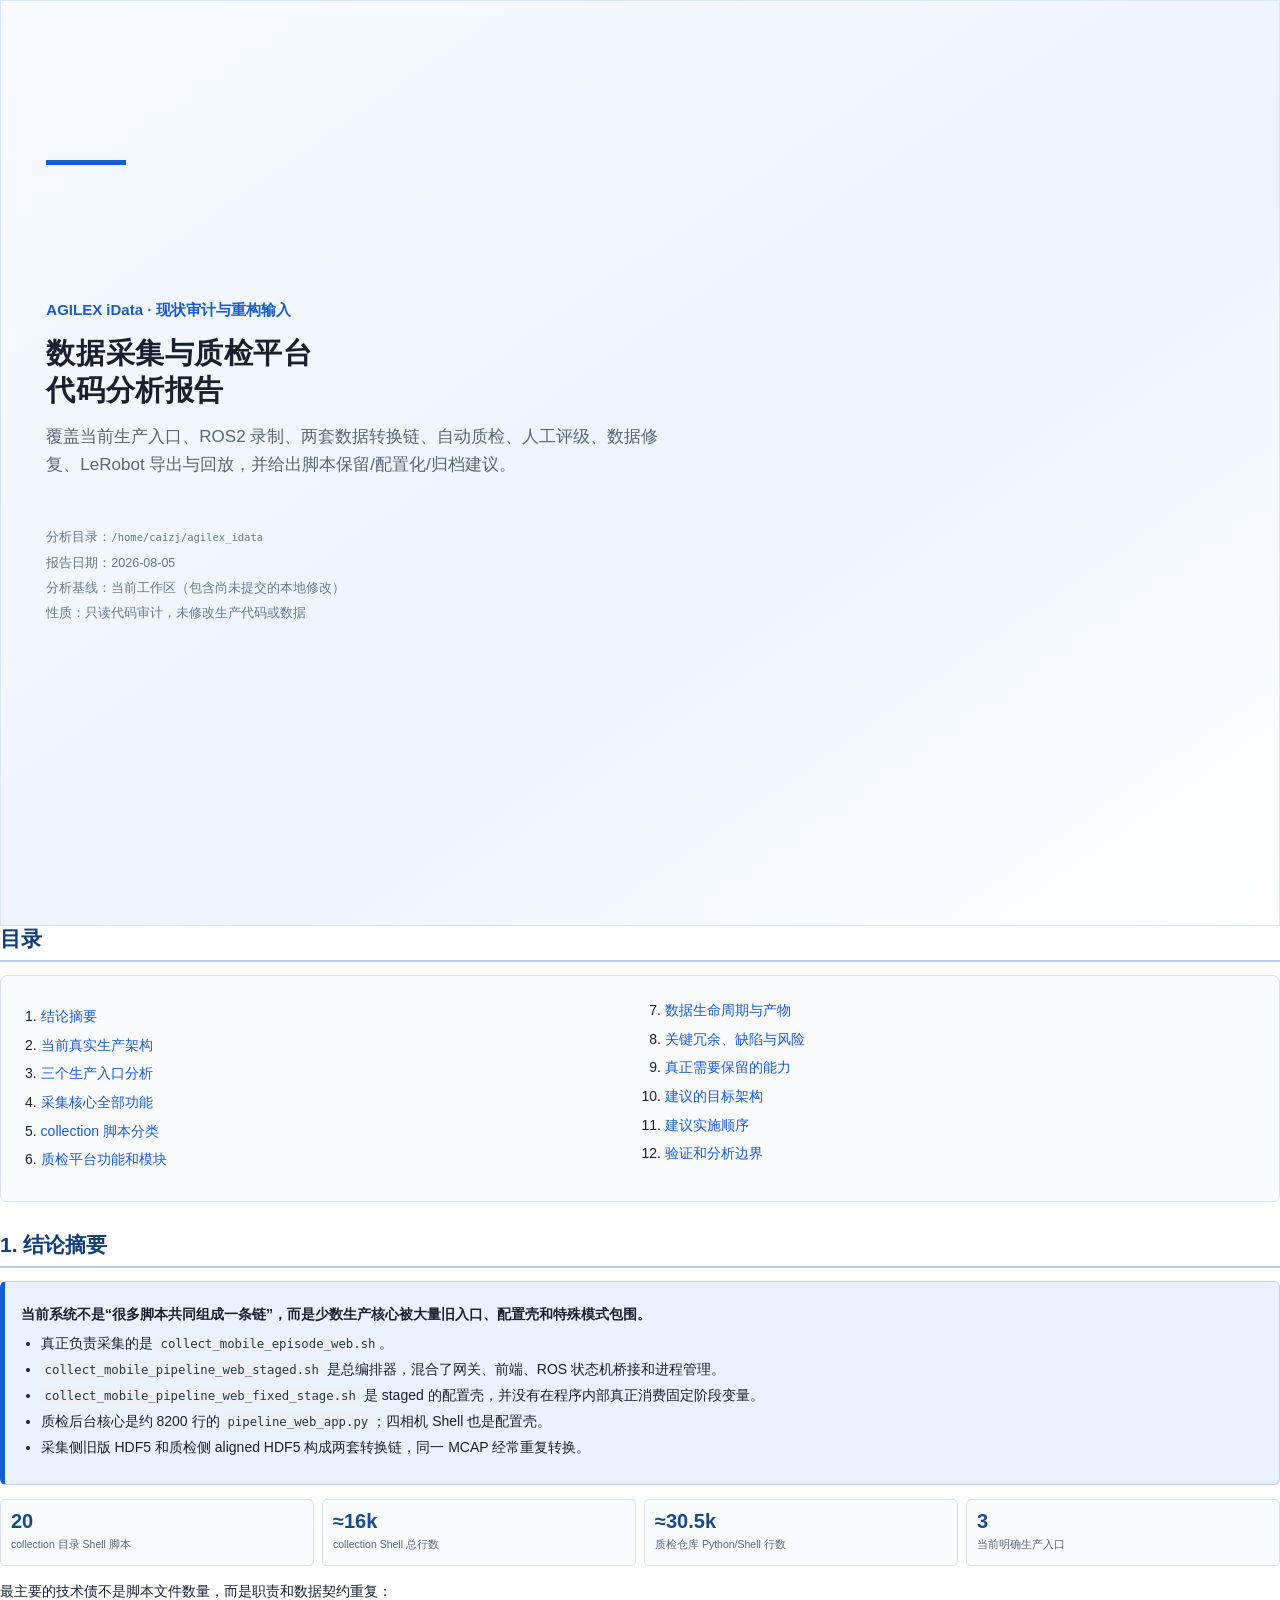
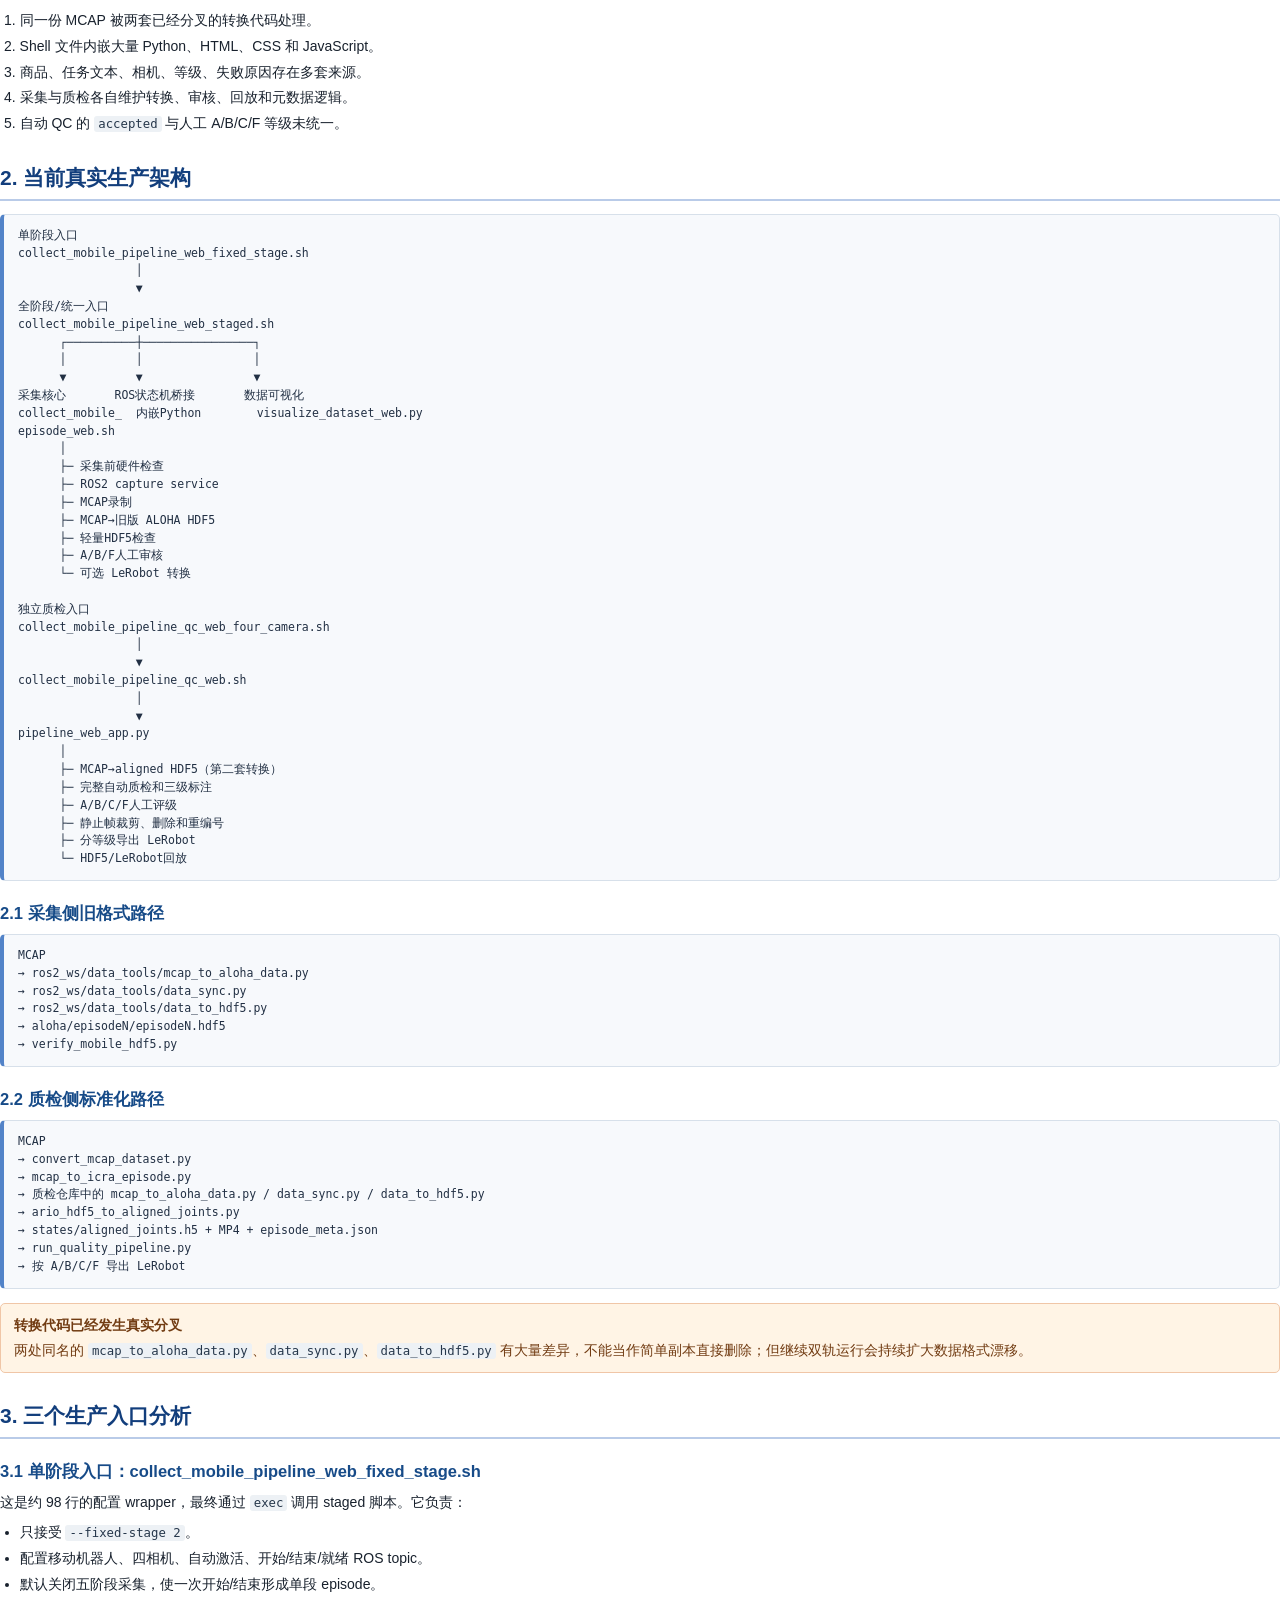
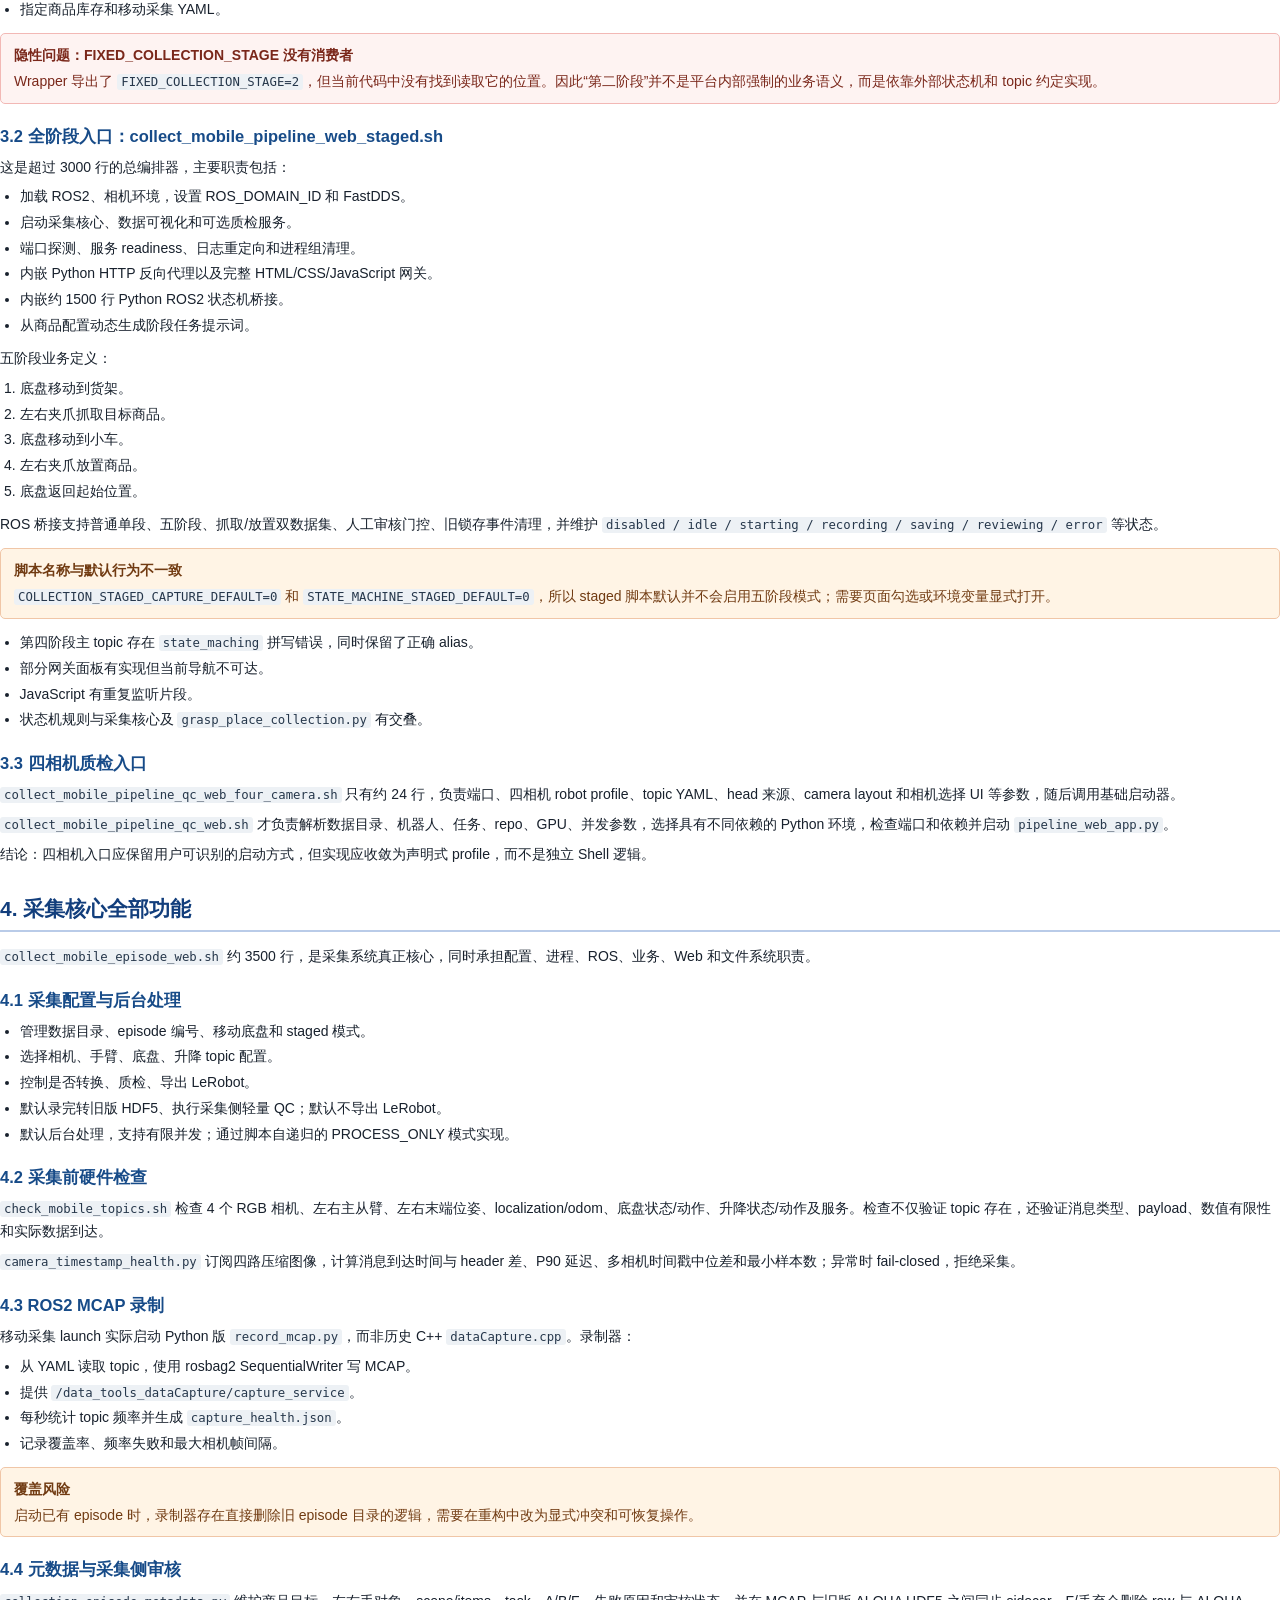
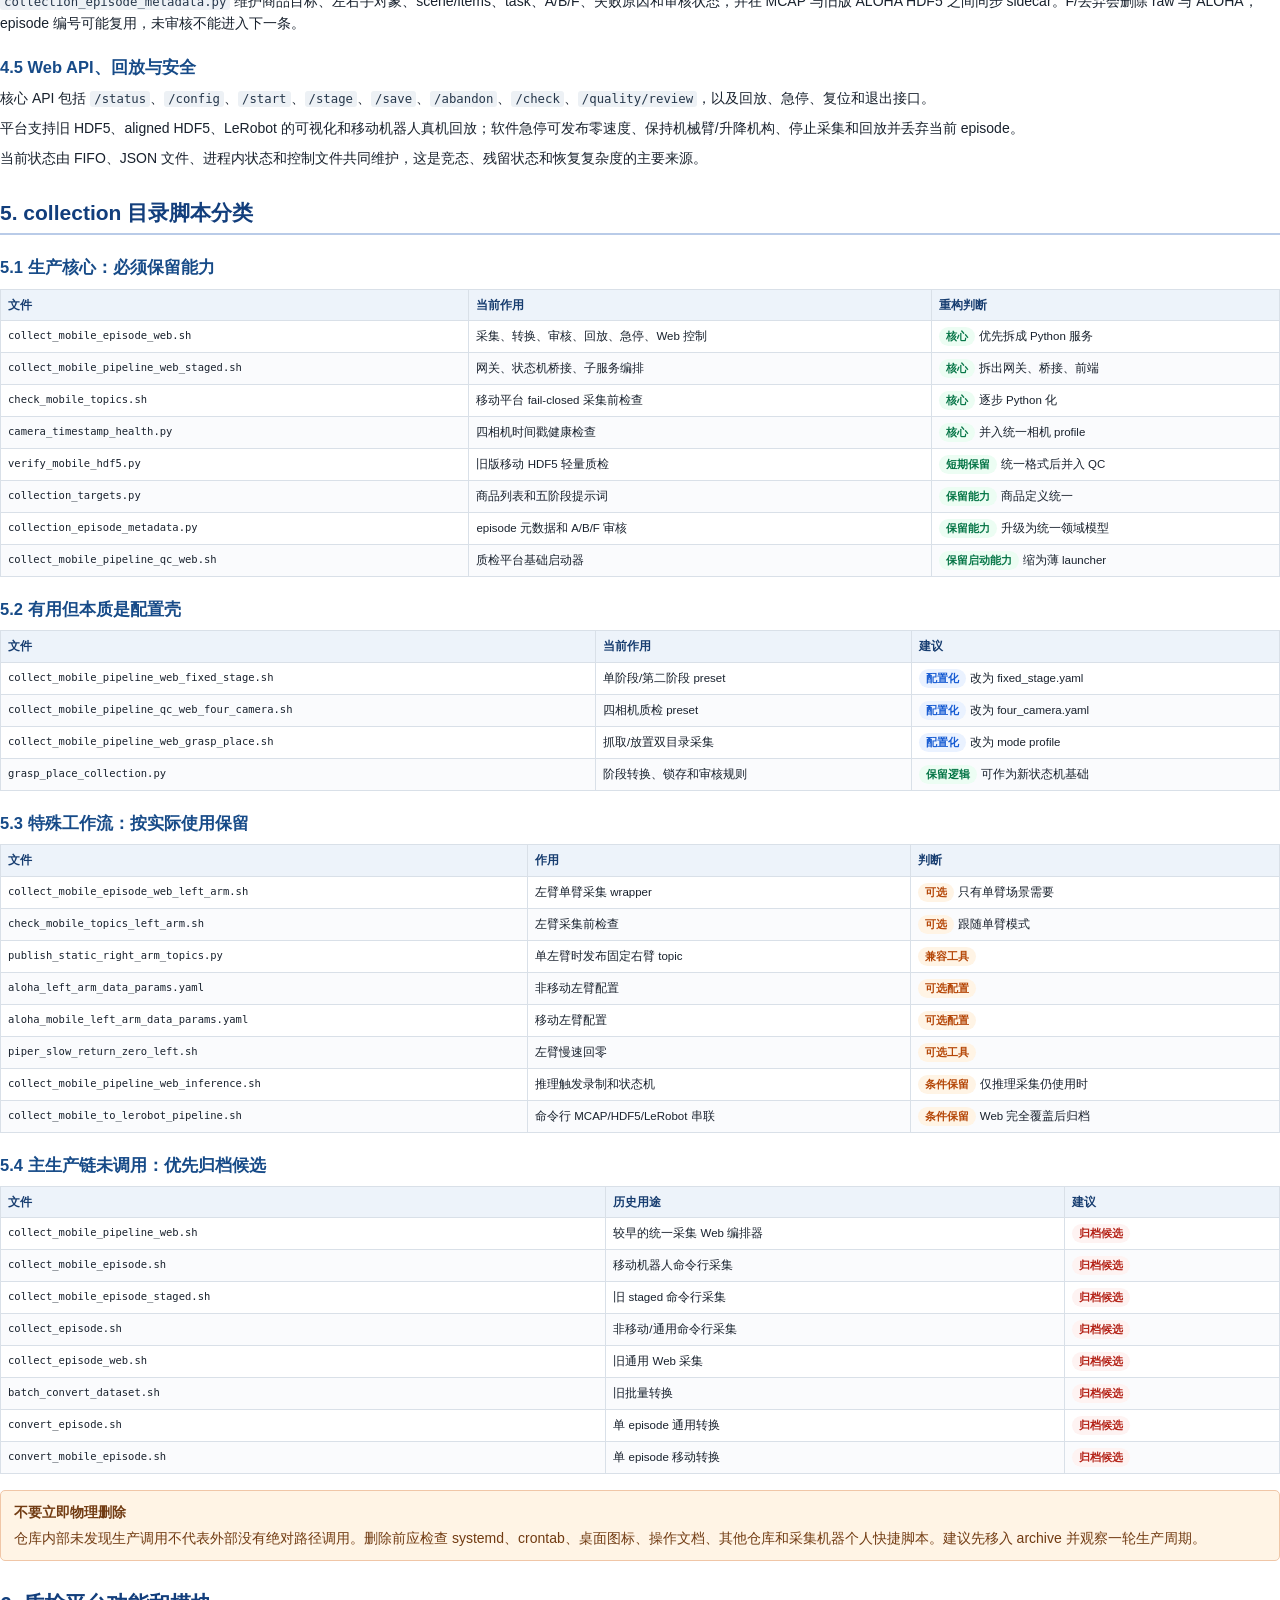
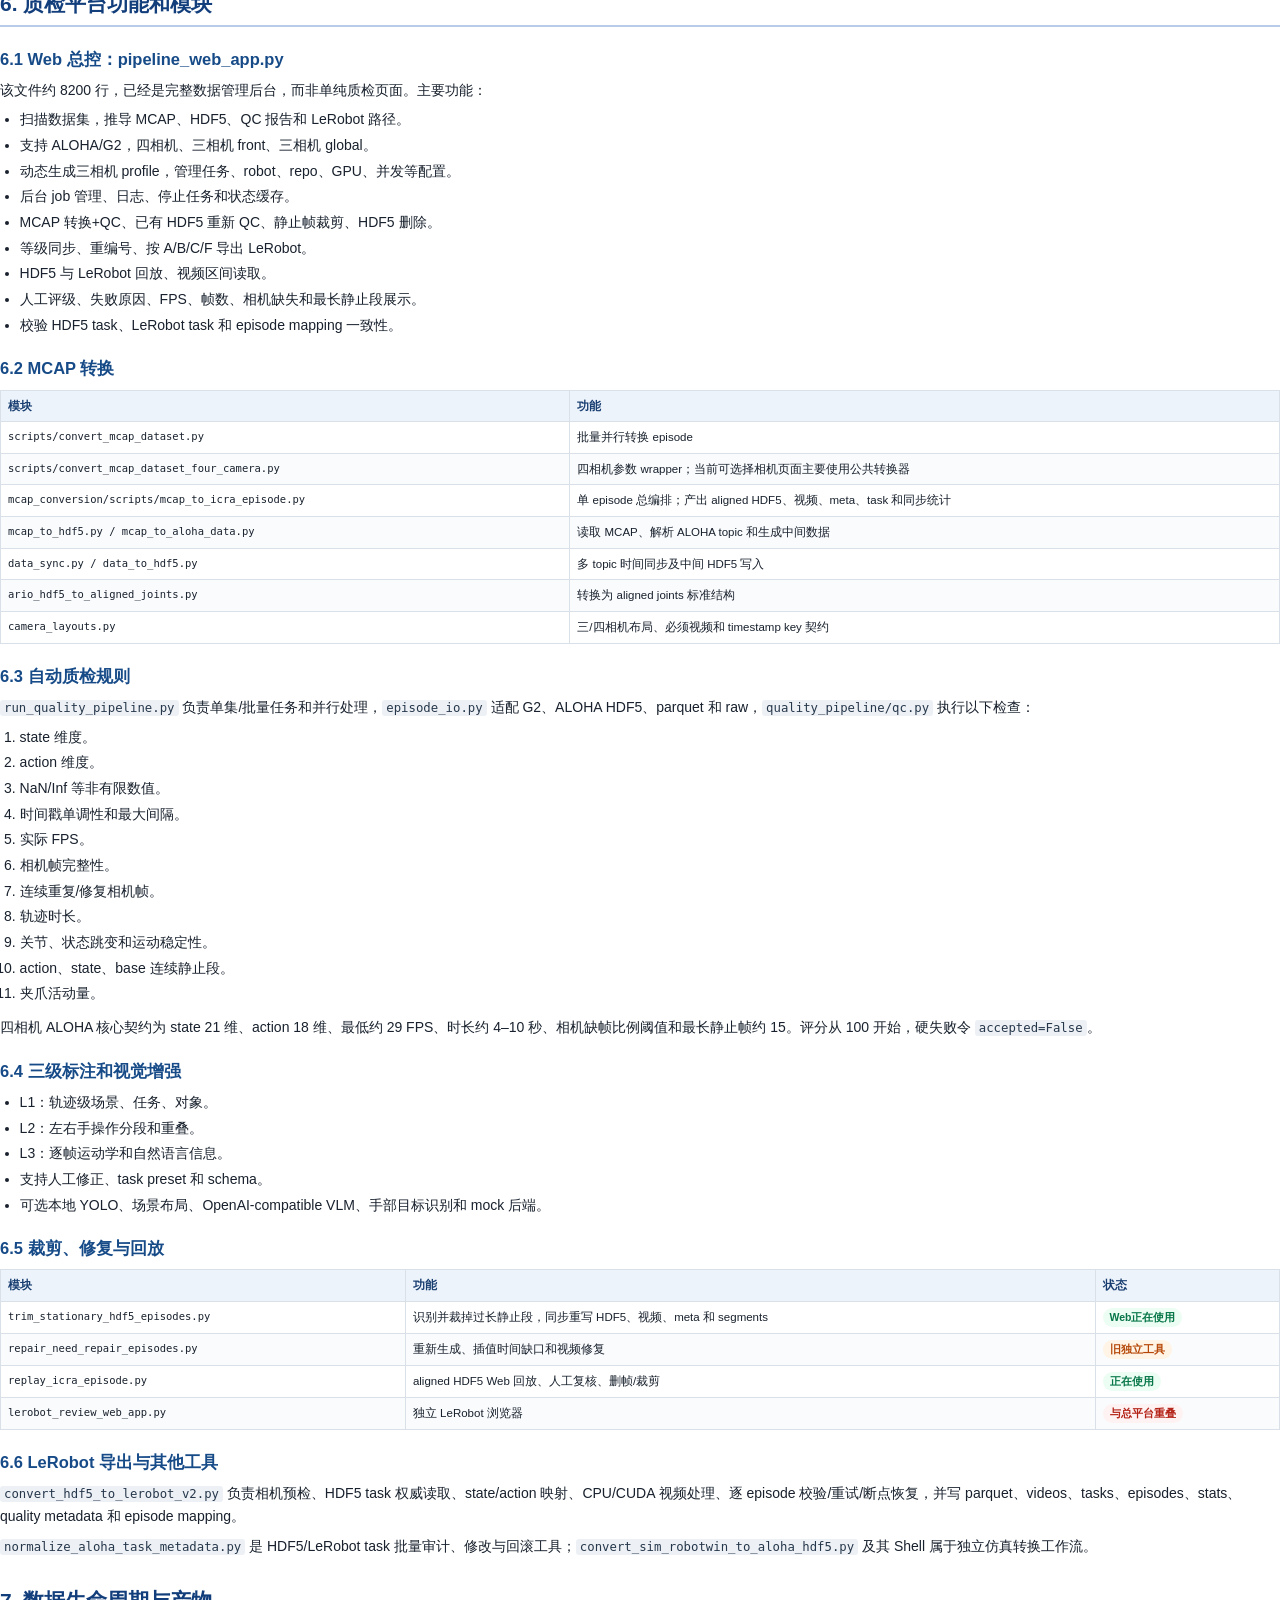
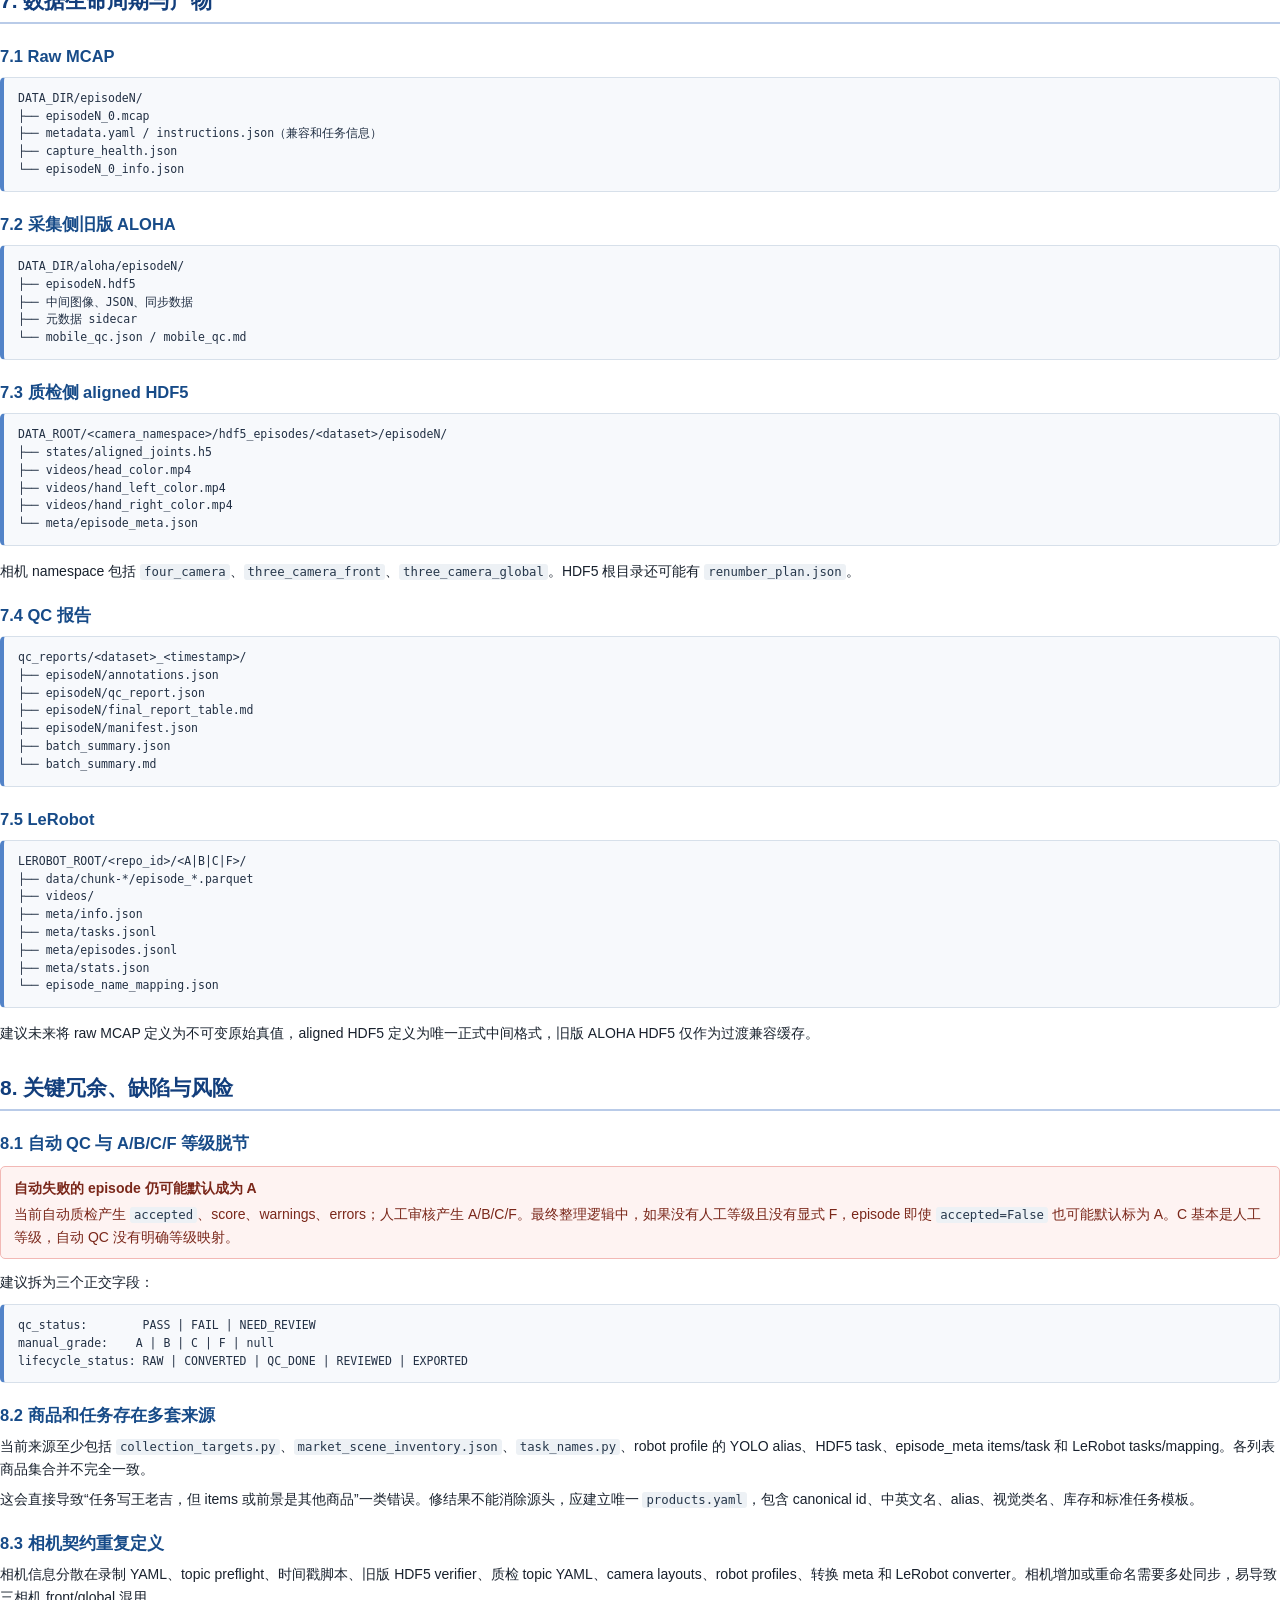
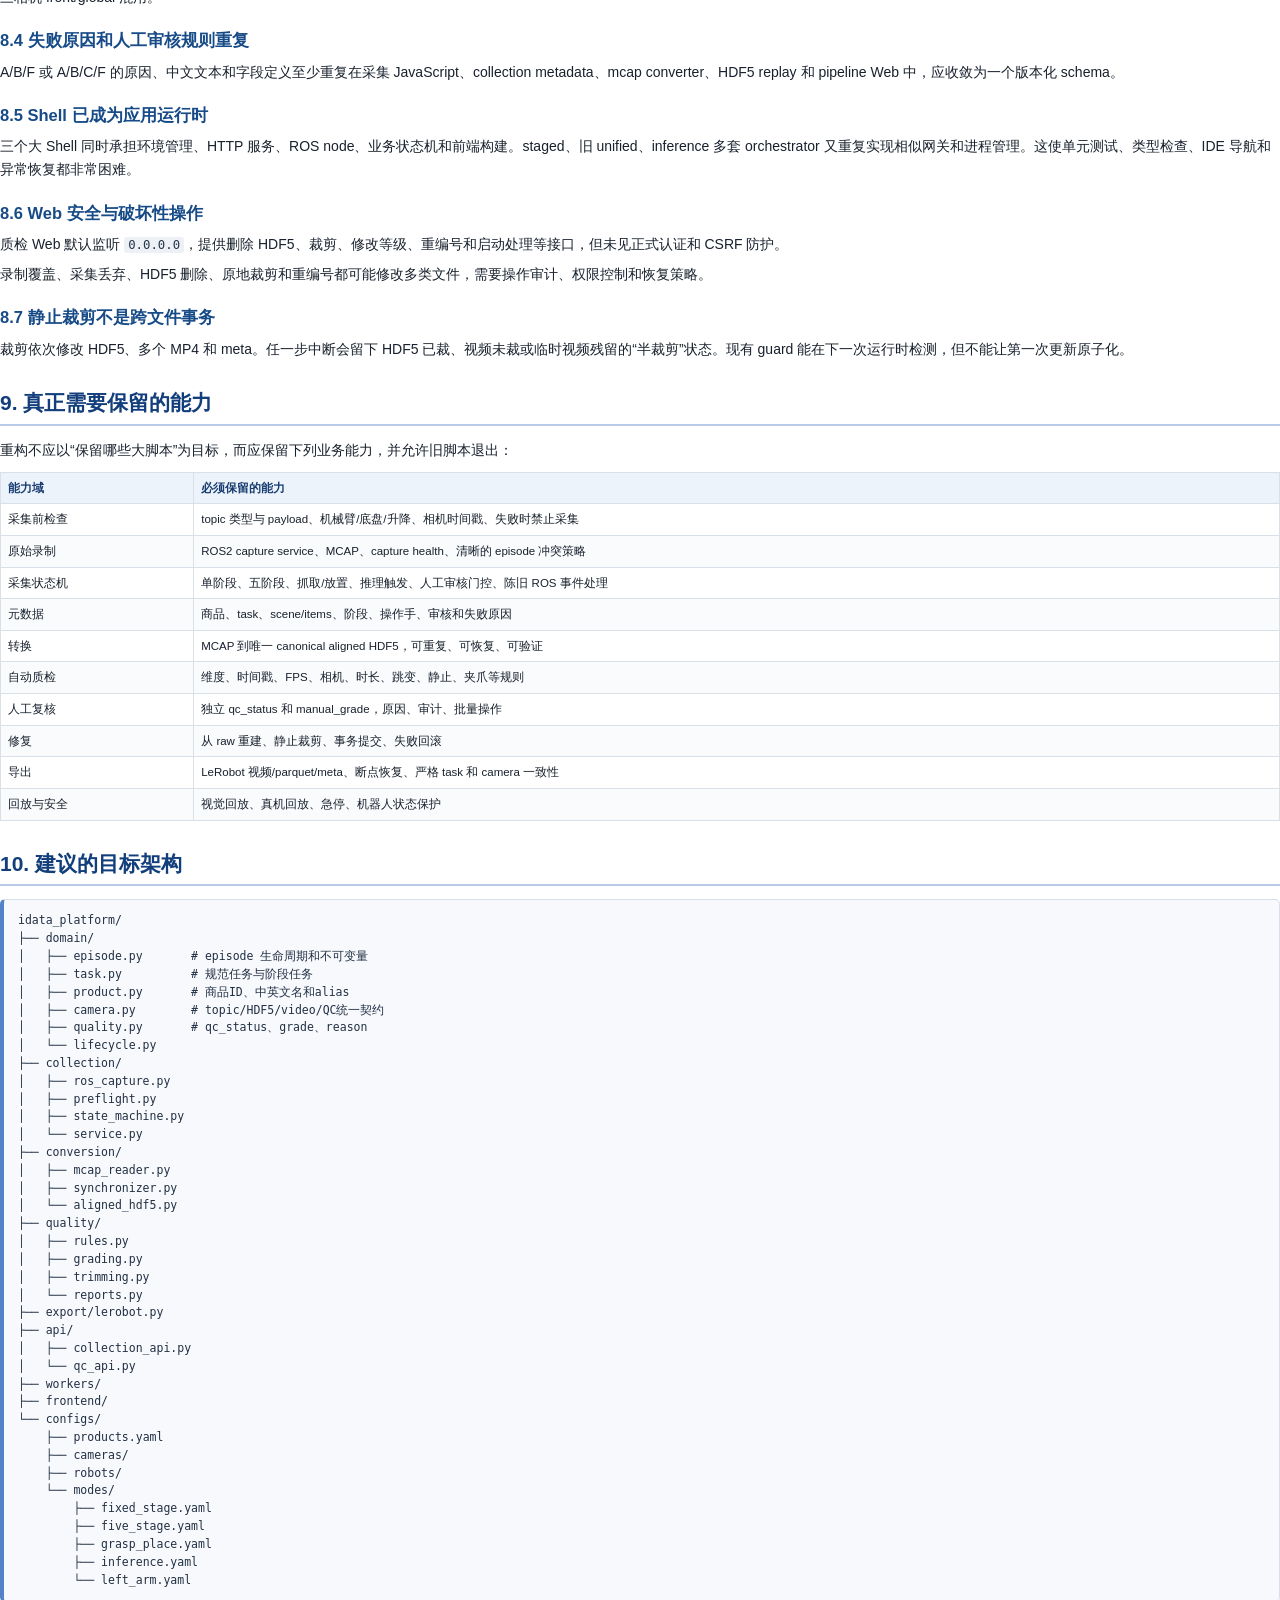
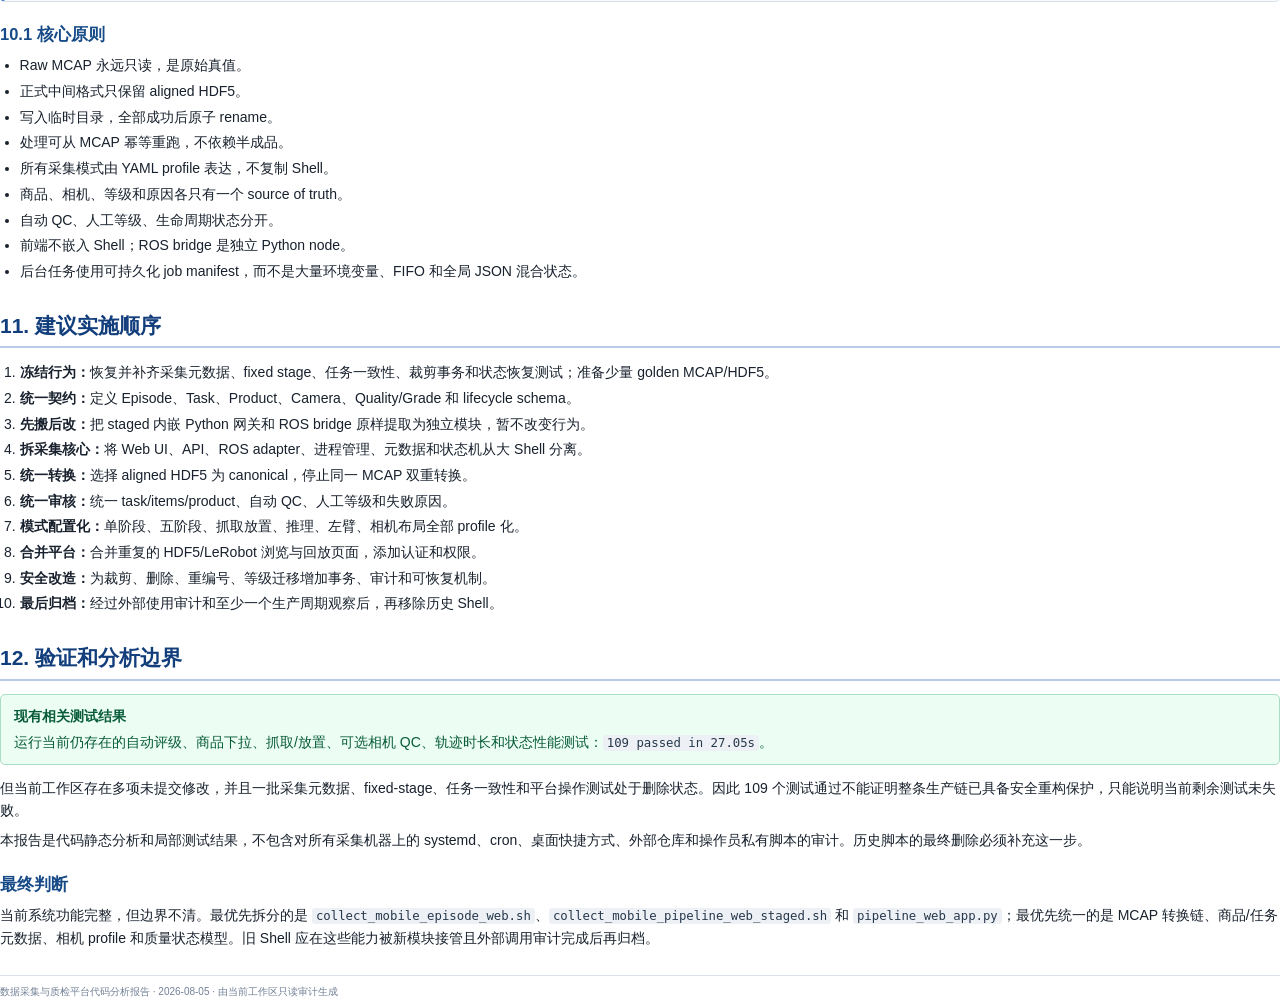
<file: components/agilex_idata/docs/data_collection_qc_code_analysis_2026-08-05.html>
<!doctype html>
<html lang="zh-CN">
<head>
  <meta charset="utf-8">
  <meta name="viewport" content="width=device-width, initial-scale=1">
  <title>数据采集与质检平台代码分析报告</title>
  <style>
    :root {
      --ink: #18212d;
      --muted: #596675;
      --line: #d9e0e8;
      --soft: #f4f7fa;
      --blue: #175cd3;
      --blue-soft: #eaf2ff;
      --green: #067647;
      --green-soft: #ecfdf3;
      --amber: #b54708;
      --amber-soft: #fff4e5;
      --red: #b42318;
      --red-soft: #fef3f2;
    }
    * { box-sizing: border-box; }
    html { font-size: 14px; }
    body {
      margin: 0;
      color: var(--ink);
      font-family: "Noto Sans CJK SC", "Microsoft YaHei", sans-serif;
      line-height: 1.62;
      background: white;
    }
    @page {
      size: A4;
      margin: 16mm 14mm 18mm;
      @top-center {
        content: "数据采集与质检平台代码分析报告";
        color: #66788c;
        font: 8.5pt "Noto Sans CJK SC", sans-serif;
      }
      @bottom-center {
        content: counter(page) " / " counter(pages);
        color: #718096;
        font: 8.5pt "DejaVu Sans", sans-serif;
      }
    }
    h1, h2, h3, h4 { line-height: 1.28; break-after: avoid; }
    h1 { font-size: 29px; margin: 0 0 14px; letter-spacing: .02em; }
    h2 {
      margin: 30px 0 13px;
      padding-bottom: 7px;
      border-bottom: 2px solid #b9cbe8;
      color: #123e7c;
      font-size: 21px;
    }
    h3 { margin: 22px 0 9px; color: #174b88; font-size: 16.5px; }
    h4 { margin: 15px 0 6px; font-size: 14px; }
    p { margin: 7px 0; }
    ul, ol { margin: 7px 0 11px 1.4em; padding: 0; }
    li { margin: 3px 0; }
    code {
      font-family: "DejaVu Sans Mono", monospace;
      font-size: .88em;
      color: #26374b;
      background: #edf1f5;
      border-radius: 3px;
      padding: 1px 4px;
      overflow-wrap: anywhere;
    }
    pre {
      margin: 10px 0 14px;
      padding: 12px 14px;
      white-space: pre-wrap;
      overflow-wrap: anywhere;
      border: 1px solid #d7e0ea;
      border-left: 4px solid #5283c8;
      border-radius: 5px;
      background: #f7f9fc;
      color: #223044;
      font: 11.5px/1.55 "DejaVu Sans Mono", "Noto Sans Mono CJK SC", monospace;
      break-inside: avoid;
    }
    table {
      width: 100%;
      margin: 10px 0 16px;
      border-collapse: collapse;
      font-size: 11.5px;
      break-inside: auto;
    }
    thead { display: table-header-group; }
    tr { break-inside: avoid; }
    th, td {
      padding: 6px 7px;
      vertical-align: top;
      text-align: left;
      border: 1px solid var(--line);
    }
    th { color: #173d70; background: #edf3fa; font-weight: 700; }
    tbody tr:nth-child(even) { background: #fafbfd; }
    a { color: #175cd3; text-decoration: none; }
    .cover {
      height: 245mm;
      display: flex;
      flex-direction: column;
      justify-content: center;
      break-after: page;
      position: relative;
      padding: 18mm 12mm;
      background: linear-gradient(145deg, #f7faff 0%, #edf4ff 58%, #ffffff 100%);
      border: 1px solid #d8e5f6;
    }
    .cover::before {
      content: "";
      position: absolute;
      left: 12mm;
      top: 42mm;
      width: 21mm;
      height: 5px;
      background: #175cd3;
    }
    .cover .kicker { margin-bottom: 13px; color: var(--blue); font-size: 15px; font-weight: 700; }
    .cover .subtitle { max-width: 620px; color: var(--muted); font-size: 17px; }
    .cover .meta { margin-top: 44px; color: #66788c; font-size: 12.5px; }
    .cover .meta div { margin: 5px 0; }
    .page-break { break-before: page; }
    .toc {
      padding: 16px 20px;
      border: 1px solid var(--line);
      background: #fafbfd;
      border-radius: 7px;
    }
    .toc ol { columns: 2; column-gap: 30px; }
    .toc li { break-inside: avoid; margin: 6px 0; }
    .summary {
      padding: 14px 16px;
      border: 1px solid #bcd1f3;
      border-left: 5px solid var(--blue);
      border-radius: 6px;
      background: var(--blue-soft);
    }
    .callout { margin: 12px 0; padding: 10px 13px; border-radius: 5px; break-inside: avoid; }
    .callout strong { display: block; margin-bottom: 3px; }
    .warning { border: 1px solid #f0c6a7; background: var(--amber-soft); color: #713b12; }
    .danger { border: 1px solid #f2b8b5; background: var(--red-soft); color: #7a271a; }
    .success { border: 1px solid #a9dec4; background: var(--green-soft); color: #075b39; }
    .pill {
      display: inline-block;
      margin-right: 4px;
      padding: 1px 7px;
      border-radius: 10px;
      font-size: 10.5px;
      font-weight: 700;
      white-space: nowrap;
    }
    .keep { color: var(--green); background: var(--green-soft); }
    .config { color: var(--blue); background: var(--blue-soft); }
    .optional { color: var(--amber); background: var(--amber-soft); }
    .archive { color: var(--red); background: var(--red-soft); }
    .small { color: var(--muted); font-size: 11.5px; }
    .path { font-family: "DejaVu Sans Mono", monospace; font-size: 10.5px; overflow-wrap: anywhere; }
    .metric-grid { display: grid; grid-template-columns: repeat(4, 1fr); gap: 8px; margin: 14px 0; }
    .metric { padding: 10px; border: 1px solid var(--line); border-radius: 5px; background: #fafbfd; }
    .metric b { display: block; color: #174b88; font-size: 20px; line-height: 1.1; }
    .metric span { color: var(--muted); font-size: 10.5px; }
    .footer-note { margin-top: 26px; padding-top: 8px; color: #718096; border-top: 1px solid var(--line); font-size: 10px; }
  </style>
</head>
<body>
  <section class="cover">
    <div class="kicker">AGILEX iData · 现状审计与重构输入</div>
    <h1>数据采集与质检平台<br>代码分析报告</h1>
    <div class="subtitle">覆盖当前生产入口、ROS2 录制、两套数据转换链、自动质检、人工评级、数据修复、LeRobot 导出与回放，并给出脚本保留/配置化/归档建议。</div>
    <div class="meta">
      <div>分析目录：<span class="path">/home/caizj/agilex_idata</span></div>
      <div>报告日期：2026-08-05</div>
      <div>分析基线：当前工作区（包含尚未提交的本地修改）</div>
      <div>性质：只读代码审计，未修改生产代码或数据</div>
    </div>
  </section>

  <section>
    <h2 style="margin-top:0">目录</h2>
    <div class="toc">
      <ol>
        <li><a href="#conclusion">结论摘要</a></li>
        <li><a href="#architecture">当前真实生产架构</a></li>
        <li><a href="#entrypoints">三个生产入口分析</a></li>
        <li><a href="#collection-core">采集核心全部功能</a></li>
        <li><a href="#collection-inventory">collection 脚本分类</a></li>
        <li><a href="#qc-platform">质检平台功能和模块</a></li>
        <li><a href="#data-contracts">数据生命周期与产物</a></li>
        <li><a href="#problems">关键冗余、缺陷与风险</a></li>
        <li><a href="#retain">真正需要保留的能力</a></li>
        <li><a href="#target">建议的目标架构</a></li>
        <li><a href="#roadmap">建议实施顺序</a></li>
        <li><a href="#verification">验证和分析边界</a></li>
      </ol>
    </div>
  </section>

  <section id="conclusion">
    <h2>1. 结论摘要</h2>
    <div class="summary">
      <p><strong>当前系统不是“很多脚本共同组成一条链”，而是少数生产核心被大量旧入口、配置壳和特殊模式包围。</strong></p>
      <ul>
        <li>真正负责采集的是 <code>collect_mobile_episode_web.sh</code>。</li>
        <li><code>collect_mobile_pipeline_web_staged.sh</code> 是总编排器，混合了网关、前端、ROS 状态机桥接和进程管理。</li>
        <li><code>collect_mobile_pipeline_web_fixed_stage.sh</code> 是 staged 的配置壳，并没有在程序内部真正消费固定阶段变量。</li>
        <li>质检后台核心是约 8200 行的 <code>pipeline_web_app.py</code>；四相机 Shell 也是配置壳。</li>
        <li>采集侧旧版 HDF5 和质检侧 aligned HDF5 构成两套转换链，同一 MCAP 经常重复转换。</li>
      </ul>
    </div>

    <div class="metric-grid">
      <div class="metric"><b>20</b><span>collection 目录 Shell 脚本</span></div>
      <div class="metric"><b>≈16k</b><span>collection Shell 总行数</span></div>
      <div class="metric"><b>≈30.5k</b><span>质检仓库 Python/Shell 行数</span></div>
      <div class="metric"><b>3</b><span>当前明确生产入口</span></div>
    </div>

    <p>最主要的技术债不是脚本文件数量，而是职责和数据契约重复：</p>
    <ol>
      <li>同一份 MCAP 被两套已经分叉的转换代码处理。</li>
      <li>Shell 文件内嵌大量 Python、HTML、CSS 和 JavaScript。</li>
      <li>商品、任务文本、相机、等级、失败原因存在多套来源。</li>
      <li>采集与质检各自维护转换、审核、回放和元数据逻辑。</li>
      <li>自动 QC 的 <code>accepted</code> 与人工 A/B/C/F 等级未统一。</li>
    </ol>
  </section>

  <section id="architecture">
    <h2>2. 当前真实生产架构</h2>
    <pre>单阶段入口
collect_mobile_pipeline_web_fixed_stage.sh
                 │
                 ▼
全阶段/统一入口
collect_mobile_pipeline_web_staged.sh
      ┌──────────┼────────────────┐
      │          │                │
      ▼          ▼                ▼
采集核心       ROS状态机桥接       数据可视化
collect_mobile_  内嵌Python        visualize_dataset_web.py
episode_web.sh
      │
      ├─ 采集前硬件检查
      ├─ ROS2 capture service
      ├─ MCAP录制
      ├─ MCAP→旧版 ALOHA HDF5
      ├─ 轻量HDF5检查
      ├─ A/B/F人工审核
      └─ 可选 LeRobot 转换

独立质检入口
collect_mobile_pipeline_qc_web_four_camera.sh
                 │
                 ▼
collect_mobile_pipeline_qc_web.sh
                 │
                 ▼
pipeline_web_app.py
      │
      ├─ MCAP→aligned HDF5（第二套转换）
      ├─ 完整自动质检和三级标注
      ├─ A/B/C/F人工评级
      ├─ 静止帧裁剪、删除和重编号
      ├─ 分等级导出 LeRobot
      └─ HDF5/LeRobot回放</pre>

    <h3>2.1 采集侧旧格式路径</h3>
    <pre>MCAP
→ ros2_ws/data_tools/mcap_to_aloha_data.py
→ ros2_ws/data_tools/data_sync.py
→ ros2_ws/data_tools/data_to_hdf5.py
→ aloha/episodeN/episodeN.hdf5
→ verify_mobile_hdf5.py</pre>

    <h3>2.2 质检侧标准化路径</h3>
    <pre>MCAP
→ convert_mcap_dataset.py
→ mcap_to_icra_episode.py
→ 质检仓库中的 mcap_to_aloha_data.py / data_sync.py / data_to_hdf5.py
→ ario_hdf5_to_aligned_joints.py
→ states/aligned_joints.h5 + MP4 + episode_meta.json
→ run_quality_pipeline.py
→ 按 A/B/C/F 导出 LeRobot</pre>

    <div class="warning callout">
      <strong>转换代码已经发生真实分叉</strong>
      两处同名的 <code>mcap_to_aloha_data.py</code>、<code>data_sync.py</code>、<code>data_to_hdf5.py</code> 有大量差异，不能当作简单副本直接删除；但继续双轨运行会持续扩大数据格式漂移。
    </div>
  </section>

  <section id="entrypoints" class="page-break">
    <h2>3. 三个生产入口分析</h2>

    <h3>3.1 单阶段入口：collect_mobile_pipeline_web_fixed_stage.sh</h3>
    <p>这是约 98 行的配置 wrapper，最终通过 <code>exec</code> 调用 staged 脚本。它负责：</p>
    <ul>
      <li>只接受 <code>--fixed-stage 2</code>。</li>
      <li>配置移动机器人、四相机、自动激活、开始/结束/就绪 ROS topic。</li>
      <li>默认关闭五阶段采集，使一次开始/结束形成单段 episode。</li>
      <li>指定商品库存和移动采集 YAML。</li>
    </ul>
    <div class="danger callout">
      <strong>隐性问题：FIXED_COLLECTION_STAGE 没有消费者</strong>
      Wrapper 导出了 <code>FIXED_COLLECTION_STAGE=2</code>，但当前代码中没有找到读取它的位置。因此“第二阶段”并不是平台内部强制的业务语义，而是依靠外部状态机和 topic 约定实现。
    </div>

    <h3>3.2 全阶段入口：collect_mobile_pipeline_web_staged.sh</h3>
    <p>这是超过 3000 行的总编排器，主要职责包括：</p>
    <ul>
      <li>加载 ROS2、相机环境，设置 ROS_DOMAIN_ID 和 FastDDS。</li>
      <li>启动采集核心、数据可视化和可选质检服务。</li>
      <li>端口探测、服务 readiness、日志重定向和进程组清理。</li>
      <li>内嵌 Python HTTP 反向代理以及完整 HTML/CSS/JavaScript 网关。</li>
      <li>内嵌约 1500 行 Python ROS2 状态机桥接。</li>
      <li>从商品配置动态生成阶段任务提示词。</li>
    </ul>
    <p>五阶段业务定义：</p>
    <ol>
      <li>底盘移动到货架。</li>
      <li>左右夹爪抓取目标商品。</li>
      <li>底盘移动到小车。</li>
      <li>左右夹爪放置商品。</li>
      <li>底盘返回起始位置。</li>
    </ol>
    <p>ROS 桥接支持普通单段、五阶段、抓取/放置双数据集、人工审核门控、旧锁存事件清理，并维护 <code>disabled / idle / starting / recording / saving / reviewing / error</code> 等状态。</p>
    <div class="warning callout">
      <strong>脚本名称与默认行为不一致</strong>
      <code>COLLECTION_STAGED_CAPTURE_DEFAULT=0</code> 和 <code>STATE_MACHINE_STAGED_DEFAULT=0</code>，所以 staged 脚本默认并不会启用五阶段模式；需要页面勾选或环境变量显式打开。
    </div>
    <ul>
      <li>第四阶段主 topic 存在 <code>state_maching</code> 拼写错误，同时保留了正确 alias。</li>
      <li>部分网关面板有实现但当前导航不可达。</li>
      <li>JavaScript 有重复监听片段。</li>
      <li>状态机规则与采集核心及 <code>grasp_place_collection.py</code> 有交叠。</li>
    </ul>

    <h3>3.3 四相机质检入口</h3>
    <p><code>collect_mobile_pipeline_qc_web_four_camera.sh</code> 只有约 24 行，负责端口、四相机 robot profile、topic YAML、head 来源、camera layout 和相机选择 UI 等参数，随后调用基础启动器。</p>
    <p><code>collect_mobile_pipeline_qc_web.sh</code> 才负责解析数据目录、机器人、任务、repo、GPU、并发参数，选择具有不同依赖的 Python 环境，检查端口和依赖并启动 <code>pipeline_web_app.py</code>。</p>
    <p>结论：四相机入口应保留用户可识别的启动方式，但实现应收敛为声明式 profile，而不是独立 Shell 逻辑。</p>
  </section>

  <section id="collection-core">
    <h2>4. 采集核心全部功能</h2>
    <p><code>collect_mobile_episode_web.sh</code> 约 3500 行，是采集系统真正核心，同时承担配置、进程、ROS、业务、Web 和文件系统职责。</p>

    <h3>4.1 采集配置与后台处理</h3>
    <ul>
      <li>管理数据目录、episode 编号、移动底盘和 staged 模式。</li>
      <li>选择相机、手臂、底盘、升降 topic 配置。</li>
      <li>控制是否转换、质检、导出 LeRobot。</li>
      <li>默认录完转旧版 HDF5、执行采集侧轻量 QC；默认不导出 LeRobot。</li>
      <li>默认后台处理，支持有限并发；通过脚本自递归的 PROCESS_ONLY 模式实现。</li>
    </ul>

    <h3>4.2 采集前硬件检查</h3>
    <p><code>check_mobile_topics.sh</code> 检查 4 个 RGB 相机、左右主从臂、左右末端位姿、localization/odom、底盘状态/动作、升降状态/动作及服务。检查不仅验证 topic 存在，还验证消息类型、payload、数值有限性和实际数据到达。</p>
    <p><code>camera_timestamp_health.py</code> 订阅四路压缩图像，计算消息到达时间与 header 差、P90 延迟、多相机时间戳中位差和最小样本数；异常时 fail-closed，拒绝采集。</p>

    <h3>4.3 ROS2 MCAP 录制</h3>
    <p>移动采集 launch 实际启动 Python 版 <code>record_mcap.py</code>，而非历史 C++ <code>dataCapture.cpp</code>。录制器：</p>
    <ul>
      <li>从 YAML 读取 topic，使用 rosbag2 SequentialWriter 写 MCAP。</li>
      <li>提供 <code>/data_tools_dataCapture/capture_service</code>。</li>
      <li>每秒统计 topic 频率并生成 <code>capture_health.json</code>。</li>
      <li>记录覆盖率、频率失败和最大相机帧间隔。</li>
    </ul>
    <div class="warning callout"><strong>覆盖风险</strong>启动已有 episode 时，录制器存在直接删除旧 episode 目录的逻辑，需要在重构中改为显式冲突和可恢复操作。</div>

    <h3>4.4 元数据与采集侧审核</h3>
    <p><code>collection_episode_metadata.py</code> 维护商品目标、左右手对象、scene/items、task、A/B/F、失败原因和审核状态，并在 MCAP 与旧版 ALOHA HDF5 之间同步 sidecar。F/丢弃会删除 raw 与 ALOHA，episode 编号可能复用，未审核不能进入下一条。</p>

    <h3>4.5 Web API、回放与安全</h3>
    <p>核心 API 包括 <code>/status</code>、<code>/config</code>、<code>/start</code>、<code>/stage</code>、<code>/save</code>、<code>/abandon</code>、<code>/check</code>、<code>/quality/review</code>，以及回放、急停、复位和退出接口。</p>
    <p>平台支持旧 HDF5、aligned HDF5、LeRobot 的可视化和移动机器人真机回放；软件急停可发布零速度、保持机械臂/升降机构、停止采集和回放并丢弃当前 episode。</p>
    <p>当前状态由 FIFO、JSON 文件、进程内状态和控制文件共同维护，这是竞态、残留状态和恢复复杂度的主要来源。</p>
  </section>

  <section id="collection-inventory" class="page-break">
    <h2>5. collection 目录脚本分类</h2>

    <h3>5.1 生产核心：必须保留能力</h3>
    <table>
      <thead><tr><th>文件</th><th>当前作用</th><th>重构判断</th></tr></thead>
      <tbody>
        <tr><td class="path">collect_mobile_episode_web.sh</td><td>采集、转换、审核、回放、急停、Web 控制</td><td><span class="pill keep">核心</span>优先拆成 Python 服务</td></tr>
        <tr><td class="path">collect_mobile_pipeline_web_staged.sh</td><td>网关、状态机桥接、子服务编排</td><td><span class="pill keep">核心</span>拆出网关、桥接、前端</td></tr>
        <tr><td class="path">check_mobile_topics.sh</td><td>移动平台 fail-closed 采集前检查</td><td><span class="pill keep">核心</span>逐步 Python 化</td></tr>
        <tr><td class="path">camera_timestamp_health.py</td><td>四相机时间戳健康检查</td><td><span class="pill keep">核心</span>并入统一相机 profile</td></tr>
        <tr><td class="path">verify_mobile_hdf5.py</td><td>旧版移动 HDF5 轻量质检</td><td><span class="pill keep">短期保留</span>统一格式后并入 QC</td></tr>
        <tr><td class="path">collection_targets.py</td><td>商品列表和五阶段提示词</td><td><span class="pill keep">保留能力</span>商品定义统一</td></tr>
        <tr><td class="path">collection_episode_metadata.py</td><td>episode 元数据和 A/B/F 审核</td><td><span class="pill keep">保留能力</span>升级为统一领域模型</td></tr>
        <tr><td class="path">collect_mobile_pipeline_qc_web.sh</td><td>质检平台基础启动器</td><td><span class="pill keep">保留启动能力</span>缩为薄 launcher</td></tr>
      </tbody>
    </table>

    <h3>5.2 有用但本质是配置壳</h3>
    <table>
      <thead><tr><th>文件</th><th>当前作用</th><th>建议</th></tr></thead>
      <tbody>
        <tr><td class="path">collect_mobile_pipeline_web_fixed_stage.sh</td><td>单阶段/第二阶段 preset</td><td><span class="pill config">配置化</span>改为 fixed_stage.yaml</td></tr>
        <tr><td class="path">collect_mobile_pipeline_qc_web_four_camera.sh</td><td>四相机质检 preset</td><td><span class="pill config">配置化</span>改为 four_camera.yaml</td></tr>
        <tr><td class="path">collect_mobile_pipeline_web_grasp_place.sh</td><td>抓取/放置双目录采集</td><td><span class="pill config">配置化</span>改为 mode profile</td></tr>
        <tr><td class="path">grasp_place_collection.py</td><td>阶段转换、锁存和审核规则</td><td><span class="pill keep">保留逻辑</span>可作为新状态机基础</td></tr>
      </tbody>
    </table>

    <h3>5.3 特殊工作流：按实际使用保留</h3>
    <table>
      <thead><tr><th>文件</th><th>作用</th><th>判断</th></tr></thead>
      <tbody>
        <tr><td class="path">collect_mobile_episode_web_left_arm.sh</td><td>左臂单臂采集 wrapper</td><td><span class="pill optional">可选</span>只有单臂场景需要</td></tr>
        <tr><td class="path">check_mobile_topics_left_arm.sh</td><td>左臂采集前检查</td><td><span class="pill optional">可选</span>跟随单臂模式</td></tr>
        <tr><td class="path">publish_static_right_arm_topics.py</td><td>单左臂时发布固定右臂 topic</td><td><span class="pill optional">兼容工具</span></td></tr>
        <tr><td class="path">aloha_left_arm_data_params.yaml</td><td>非移动左臂配置</td><td><span class="pill optional">可选配置</span></td></tr>
        <tr><td class="path">aloha_mobile_left_arm_data_params.yaml</td><td>移动左臂配置</td><td><span class="pill optional">可选配置</span></td></tr>
        <tr><td class="path">piper_slow_return_zero_left.sh</td><td>左臂慢速回零</td><td><span class="pill optional">可选工具</span></td></tr>
        <tr><td class="path">collect_mobile_pipeline_web_inference.sh</td><td>推理触发录制和状态机</td><td><span class="pill optional">条件保留</span>仅推理采集仍使用时</td></tr>
        <tr><td class="path">collect_mobile_to_lerobot_pipeline.sh</td><td>命令行 MCAP/HDF5/LeRobot 串联</td><td><span class="pill optional">条件保留</span>Web 完全覆盖后归档</td></tr>
      </tbody>
    </table>

    <h3>5.4 主生产链未调用：优先归档候选</h3>
    <table>
      <thead><tr><th>文件</th><th>历史用途</th><th>建议</th></tr></thead>
      <tbody>
        <tr><td class="path">collect_mobile_pipeline_web.sh</td><td>较早的统一采集 Web 编排器</td><td><span class="pill archive">归档候选</span></td></tr>
        <tr><td class="path">collect_mobile_episode.sh</td><td>移动机器人命令行采集</td><td><span class="pill archive">归档候选</span></td></tr>
        <tr><td class="path">collect_mobile_episode_staged.sh</td><td>旧 staged 命令行采集</td><td><span class="pill archive">归档候选</span></td></tr>
        <tr><td class="path">collect_episode.sh</td><td>非移动/通用命令行采集</td><td><span class="pill archive">归档候选</span></td></tr>
        <tr><td class="path">collect_episode_web.sh</td><td>旧通用 Web 采集</td><td><span class="pill archive">归档候选</span></td></tr>
        <tr><td class="path">batch_convert_dataset.sh</td><td>旧批量转换</td><td><span class="pill archive">归档候选</span></td></tr>
        <tr><td class="path">convert_episode.sh</td><td>单 episode 通用转换</td><td><span class="pill archive">归档候选</span></td></tr>
        <tr><td class="path">convert_mobile_episode.sh</td><td>单 episode 移动转换</td><td><span class="pill archive">归档候选</span></td></tr>
      </tbody>
    </table>
    <div class="warning callout"><strong>不要立即物理删除</strong>仓库内部未发现生产调用不代表外部没有绝对路径调用。删除前应检查 systemd、crontab、桌面图标、操作文档、其他仓库和采集机器个人快捷脚本。建议先移入 archive 并观察一轮生产周期。</div>
  </section>

  <section id="qc-platform">
    <h2>6. 质检平台功能和模块</h2>

    <h3>6.1 Web 总控：pipeline_web_app.py</h3>
    <p>该文件约 8200 行，已经是完整数据管理后台，而非单纯质检页面。主要功能：</p>
    <ul>
      <li>扫描数据集，推导 MCAP、HDF5、QC 报告和 LeRobot 路径。</li>
      <li>支持 ALOHA/G2，四相机、三相机 front、三相机 global。</li>
      <li>动态生成三相机 profile，管理任务、robot、repo、GPU、并发等配置。</li>
      <li>后台 job 管理、日志、停止任务和状态缓存。</li>
      <li>MCAP 转换+QC、已有 HDF5 重新 QC、静止帧裁剪、HDF5 删除。</li>
      <li>等级同步、重编号、按 A/B/C/F 导出 LeRobot。</li>
      <li>HDF5 与 LeRobot 回放、视频区间读取。</li>
      <li>人工评级、失败原因、FPS、帧数、相机缺失和最长静止段展示。</li>
      <li>校验 HDF5 task、LeRobot task 和 episode mapping 一致性。</li>
    </ul>

    <h3>6.2 MCAP 转换</h3>
    <table>
      <thead><tr><th>模块</th><th>功能</th></tr></thead>
      <tbody>
        <tr><td class="path">scripts/convert_mcap_dataset.py</td><td>批量并行转换 episode</td></tr>
        <tr><td class="path">scripts/convert_mcap_dataset_four_camera.py</td><td>四相机参数 wrapper；当前可选择相机页面主要使用公共转换器</td></tr>
        <tr><td class="path">mcap_conversion/scripts/mcap_to_icra_episode.py</td><td>单 episode 总编排；产出 aligned HDF5、视频、meta、task 和同步统计</td></tr>
        <tr><td class="path">mcap_to_hdf5.py / mcap_to_aloha_data.py</td><td>读取 MCAP、解析 ALOHA topic 和生成中间数据</td></tr>
        <tr><td class="path">data_sync.py / data_to_hdf5.py</td><td>多 topic 时间同步及中间 HDF5 写入</td></tr>
        <tr><td class="path">ario_hdf5_to_aligned_joints.py</td><td>转换为 aligned joints 标准结构</td></tr>
        <tr><td class="path">camera_layouts.py</td><td>三/四相机布局、必须视频和 timestamp key 契约</td></tr>
      </tbody>
    </table>

    <h3>6.3 自动质检规则</h3>
    <p><code>run_quality_pipeline.py</code> 负责单集/批量任务和并行处理，<code>episode_io.py</code> 适配 G2、ALOHA HDF5、parquet 和 raw，<code>quality_pipeline/qc.py</code> 执行以下检查：</p>
    <ol>
      <li>state 维度。</li>
      <li>action 维度。</li>
      <li>NaN/Inf 等非有限数值。</li>
      <li>时间戳单调性和最大间隔。</li>
      <li>实际 FPS。</li>
      <li>相机帧完整性。</li>
      <li>连续重复/修复相机帧。</li>
      <li>轨迹时长。</li>
      <li>关节、状态跳变和运动稳定性。</li>
      <li>action、state、base 连续静止段。</li>
      <li>夹爪活动量。</li>
    </ol>
    <p>四相机 ALOHA 核心契约为 state 21 维、action 18 维、最低约 29 FPS、时长约 4–10 秒、相机缺帧比例阈值和最长静止帧约 15。评分从 100 开始，硬失败令 <code>accepted=False</code>。</p>

    <h3>6.4 三级标注和视觉增强</h3>
    <ul>
      <li>L1：轨迹级场景、任务、对象。</li>
      <li>L2：左右手操作分段和重叠。</li>
      <li>L3：逐帧运动学和自然语言信息。</li>
      <li>支持人工修正、task preset 和 schema。</li>
      <li>可选本地 YOLO、场景布局、OpenAI-compatible VLM、手部目标识别和 mock 后端。</li>
    </ul>

    <h3>6.5 裁剪、修复与回放</h3>
    <table>
      <thead><tr><th>模块</th><th>功能</th><th>状态</th></tr></thead>
      <tbody>
        <tr><td class="path">trim_stationary_hdf5_episodes.py</td><td>识别并裁掉过长静止段，同步重写 HDF5、视频、meta 和 segments</td><td><span class="pill keep">Web正在使用</span></td></tr>
        <tr><td class="path">repair_need_repair_episodes.py</td><td>重新生成、插值时间缺口和视频修复</td><td><span class="pill optional">旧独立工具</span></td></tr>
        <tr><td class="path">replay_icra_episode.py</td><td>aligned HDF5 Web 回放、人工复核、删帧/裁剪</td><td><span class="pill keep">正在使用</span></td></tr>
        <tr><td class="path">lerobot_review_web_app.py</td><td>独立 LeRobot 浏览器</td><td><span class="pill archive">与总平台重叠</span></td></tr>
      </tbody>
    </table>

    <h3>6.6 LeRobot 导出与其他工具</h3>
    <p><code>convert_hdf5_to_lerobot_v2.py</code> 负责相机预检、HDF5 task 权威读取、state/action 映射、CPU/CUDA 视频处理、逐 episode 校验/重试/断点恢复，并写 parquet、videos、tasks、episodes、stats、quality metadata 和 episode mapping。</p>
    <p><code>normalize_aloha_task_metadata.py</code> 是 HDF5/LeRobot task 批量审计、修改与回滚工具；<code>convert_sim_robotwin_to_aloha_hdf5.py</code> 及其 Shell 属于独立仿真转换工作流。</p>
  </section>

  <section id="data-contracts" class="page-break">
    <h2>7. 数据生命周期与产物</h2>

    <h3>7.1 Raw MCAP</h3>
    <pre>DATA_DIR/episodeN/
├── episodeN_0.mcap
├── metadata.yaml / instructions.json（兼容和任务信息）
├── capture_health.json
└── episodeN_0_info.json</pre>

    <h3>7.2 采集侧旧版 ALOHA</h3>
    <pre>DATA_DIR/aloha/episodeN/
├── episodeN.hdf5
├── 中间图像、JSON、同步数据
├── 元数据 sidecar
└── mobile_qc.json / mobile_qc.md</pre>

    <h3>7.3 质检侧 aligned HDF5</h3>
    <pre>DATA_ROOT/&lt;camera_namespace&gt;/hdf5_episodes/&lt;dataset&gt;/episodeN/
├── states/aligned_joints.h5
├── videos/head_color.mp4
├── videos/hand_left_color.mp4
├── videos/hand_right_color.mp4
└── meta/episode_meta.json</pre>
    <p>相机 namespace 包括 <code>four_camera</code>、<code>three_camera_front</code>、<code>three_camera_global</code>。HDF5 根目录还可能有 <code>renumber_plan.json</code>。</p>

    <h3>7.4 QC 报告</h3>
    <pre>qc_reports/&lt;dataset&gt;_&lt;timestamp&gt;/
├── episodeN/annotations.json
├── episodeN/qc_report.json
├── episodeN/final_report_table.md
├── episodeN/manifest.json
├── batch_summary.json
└── batch_summary.md</pre>

    <h3>7.5 LeRobot</h3>
    <pre>LEROBOT_ROOT/&lt;repo_id&gt;/&lt;A|B|C|F&gt;/
├── data/chunk-*/episode_*.parquet
├── videos/
├── meta/info.json
├── meta/tasks.jsonl
├── meta/episodes.jsonl
├── meta/stats.json
└── episode_name_mapping.json</pre>

    <p>建议未来将 raw MCAP 定义为不可变原始真值，aligned HDF5 定义为唯一正式中间格式，旧版 ALOHA HDF5 仅作为过渡兼容缓存。</p>
  </section>

  <section id="problems">
    <h2>8. 关键冗余、缺陷与风险</h2>

    <h3>8.1 自动 QC 与 A/B/C/F 等级脱节</h3>
    <div class="danger callout">
      <strong>自动失败的 episode 仍可能默认成为 A</strong>
      当前自动质检产生 <code>accepted</code>、score、warnings、errors；人工审核产生 A/B/C/F。最终整理逻辑中，如果没有人工等级且没有显式 F，episode 即使 <code>accepted=False</code> 也可能默认标为 A。C 基本是人工等级，自动 QC 没有明确等级映射。
    </div>
    <p>建议拆为三个正交字段：</p>
    <pre>qc_status:        PASS | FAIL | NEED_REVIEW
manual_grade:    A | B | C | F | null
lifecycle_status: RAW | CONVERTED | QC_DONE | REVIEWED | EXPORTED</pre>

    <h3>8.2 商品和任务存在多套来源</h3>
    <p>当前来源至少包括 <code>collection_targets.py</code>、<code>market_scene_inventory.json</code>、<code>task_names.py</code>、robot profile 的 YOLO alias、HDF5 task、episode_meta items/task 和 LeRobot tasks/mapping。各列表商品集合并不完全一致。</p>
    <p>这会直接导致“任务写王老吉，但 items 或前景是其他商品”一类错误。修结果不能消除源头，应建立唯一 <code>products.yaml</code>，包含 canonical id、中英文名、alias、视觉类名、库存和标准任务模板。</p>

    <h3>8.3 相机契约重复定义</h3>
    <p>相机信息分散在录制 YAML、topic preflight、时间戳脚本、旧版 HDF5 verifier、质检 topic YAML、camera layouts、robot profiles、转换 meta 和 LeRobot converter。相机增加或重命名需要多处同步，易导致三相机 front/global 混用。</p>

    <h3>8.4 失败原因和人工审核规则重复</h3>
    <p>A/B/F 或 A/B/C/F 的原因、中文文本和字段定义至少重复在采集 JavaScript、collection metadata、mcap converter、HDF5 replay 和 pipeline Web 中，应收敛为一个版本化 schema。</p>

    <h3>8.5 Shell 已成为应用运行时</h3>
    <p>三个大 Shell 同时承担环境管理、HTTP 服务、ROS node、业务状态机和前端构建。staged、旧 unified、inference 多套 orchestrator 又重复实现相似网关和进程管理。这使单元测试、类型检查、IDE 导航和异常恢复都非常困难。</p>

    <h3>8.6 Web 安全与破坏性操作</h3>
    <p>质检 Web 默认监听 <code>0.0.0.0</code>，提供删除 HDF5、裁剪、修改等级、重编号和启动处理等接口，但未见正式认证和 CSRF 防护。</p>
    <p>录制覆盖、采集丢弃、HDF5 删除、原地裁剪和重编号都可能修改多类文件，需要操作审计、权限控制和恢复策略。</p>

    <h3>8.7 静止裁剪不是跨文件事务</h3>
    <p>裁剪依次修改 HDF5、多个 MP4 和 meta。任一步中断会留下 HDF5 已裁、视频未裁或临时视频残留的“半裁剪”状态。现有 guard 能在下一次运行时检测，但不能让第一次更新原子化。</p>
  </section>

  <section id="retain" class="page-break">
    <h2>9. 真正需要保留的能力</h2>
    <p>重构不应以“保留哪些大脚本”为目标，而应保留下列业务能力，并允许旧脚本退出：</p>
    <table>
      <thead><tr><th>能力域</th><th>必须保留的能力</th></tr></thead>
      <tbody>
        <tr><td>采集前检查</td><td>topic 类型与 payload、机械臂/底盘/升降、相机时间戳、失败时禁止采集</td></tr>
        <tr><td>原始录制</td><td>ROS2 capture service、MCAP、capture health、清晰的 episode 冲突策略</td></tr>
        <tr><td>采集状态机</td><td>单阶段、五阶段、抓取/放置、推理触发、人工审核门控、陈旧 ROS 事件处理</td></tr>
        <tr><td>元数据</td><td>商品、task、scene/items、阶段、操作手、审核和失败原因</td></tr>
        <tr><td>转换</td><td>MCAP 到唯一 canonical aligned HDF5，可重复、可恢复、可验证</td></tr>
        <tr><td>自动质检</td><td>维度、时间戳、FPS、相机、时长、跳变、静止、夹爪等规则</td></tr>
        <tr><td>人工复核</td><td>独立 qc_status 和 manual_grade，原因、审计、批量操作</td></tr>
        <tr><td>修复</td><td>从 raw 重建、静止裁剪、事务提交、失败回滚</td></tr>
        <tr><td>导出</td><td>LeRobot 视频/parquet/meta、断点恢复、严格 task 和 camera 一致性</td></tr>
        <tr><td>回放与安全</td><td>视觉回放、真机回放、急停、机器人状态保护</td></tr>
      </tbody>
    </table>
  </section>

  <section id="target">
    <h2>10. 建议的目标架构</h2>
    <pre>idata_platform/
├── domain/
│   ├── episode.py       # episode 生命周期和不可变量
│   ├── task.py          # 规范任务与阶段任务
│   ├── product.py       # 商品ID、中英文名和alias
│   ├── camera.py        # topic/HDF5/video/QC统一契约
│   ├── quality.py       # qc_status、grade、reason
│   └── lifecycle.py
├── collection/
│   ├── ros_capture.py
│   ├── preflight.py
│   ├── state_machine.py
│   └── service.py
├── conversion/
│   ├── mcap_reader.py
│   ├── synchronizer.py
│   └── aligned_hdf5.py
├── quality/
│   ├── rules.py
│   ├── grading.py
│   ├── trimming.py
│   └── reports.py
├── export/lerobot.py
├── api/
│   ├── collection_api.py
│   └── qc_api.py
├── workers/
├── frontend/
└── configs/
    ├── products.yaml
    ├── cameras/
    ├── robots/
    └── modes/
        ├── fixed_stage.yaml
        ├── five_stage.yaml
        ├── grasp_place.yaml
        ├── inference.yaml
        └── left_arm.yaml</pre>

    <h3>10.1 核心原则</h3>
    <ul>
      <li>Raw MCAP 永远只读，是原始真值。</li>
      <li>正式中间格式只保留 aligned HDF5。</li>
      <li>写入临时目录，全部成功后原子 rename。</li>
      <li>处理可从 MCAP 幂等重跑，不依赖半成品。</li>
      <li>所有采集模式由 YAML profile 表达，不复制 Shell。</li>
      <li>商品、相机、等级和原因各只有一个 source of truth。</li>
      <li>自动 QC、人工等级、生命周期状态分开。</li>
      <li>前端不嵌入 Shell；ROS bridge 是独立 Python node。</li>
      <li>后台任务使用可持久化 job manifest，而不是大量环境变量、FIFO 和全局 JSON 混合状态。</li>
    </ul>
  </section>

  <section id="roadmap">
    <h2>11. 建议实施顺序</h2>
    <ol>
      <li><strong>冻结行为：</strong>恢复并补齐采集元数据、fixed stage、任务一致性、裁剪事务和状态恢复测试；准备少量 golden MCAP/HDF5。</li>
      <li><strong>统一契约：</strong>定义 Episode、Task、Product、Camera、Quality/Grade 和 lifecycle schema。</li>
      <li><strong>先搬后改：</strong>把 staged 内嵌 Python 网关和 ROS bridge 原样提取为独立模块，暂不改变行为。</li>
      <li><strong>拆采集核心：</strong>将 Web UI、API、ROS adapter、进程管理、元数据和状态机从大 Shell 分离。</li>
      <li><strong>统一转换：</strong>选择 aligned HDF5 为 canonical，停止同一 MCAP 双重转换。</li>
      <li><strong>统一审核：</strong>统一 task/items/product、自动 QC、人工等级和失败原因。</li>
      <li><strong>模式配置化：</strong>单阶段、五阶段、抓取放置、推理、左臂、相机布局全部 profile 化。</li>
      <li><strong>合并平台：</strong>合并重复的 HDF5/LeRobot 浏览与回放页面，添加认证和权限。</li>
      <li><strong>安全改造：</strong>为裁剪、删除、重编号、等级迁移增加事务、审计和可恢复机制。</li>
      <li><strong>最后归档：</strong>经过外部使用审计和至少一个生产周期观察后，再移除历史 Shell。</li>
    </ol>
  </section>

  <section id="verification">
    <h2>12. 验证和分析边界</h2>
    <div class="success callout">
      <strong>现有相关测试结果</strong>
      运行当前仍存在的自动评级、商品下拉、抓取/放置、可选相机 QC、轨迹时长和状态性能测试：<code>109 passed in 27.05s</code>。
    </div>
    <p>但当前工作区存在多项未提交修改，并且一批采集元数据、fixed-stage、任务一致性和平台操作测试处于删除状态。因此 109 个测试通过不能证明整条生产链已具备安全重构保护，只能说明当前剩余测试未失败。</p>
    <p>本报告是代码静态分析和局部测试结果，不包含对所有采集机器上的 systemd、cron、桌面快捷方式、外部仓库和操作员私有脚本的审计。历史脚本的最终删除必须补充这一步。</p>

    <h3>最终判断</h3>
    <p>当前系统功能完整，但边界不清。最优先拆分的是 <code>collect_mobile_episode_web.sh</code>、<code>collect_mobile_pipeline_web_staged.sh</code> 和 <code>pipeline_web_app.py</code>；最优先统一的是 MCAP 转换链、商品/任务元数据、相机 profile 和质量状态模型。旧 Shell 应在这些能力被新模块接管且外部调用审计完成后再归档。</p>

    <div class="footer-note">数据采集与质检平台代码分析报告 · 2026-08-05 · 由当前工作区只读审计生成</div>
  </section>
</body>
</html>
</file>
